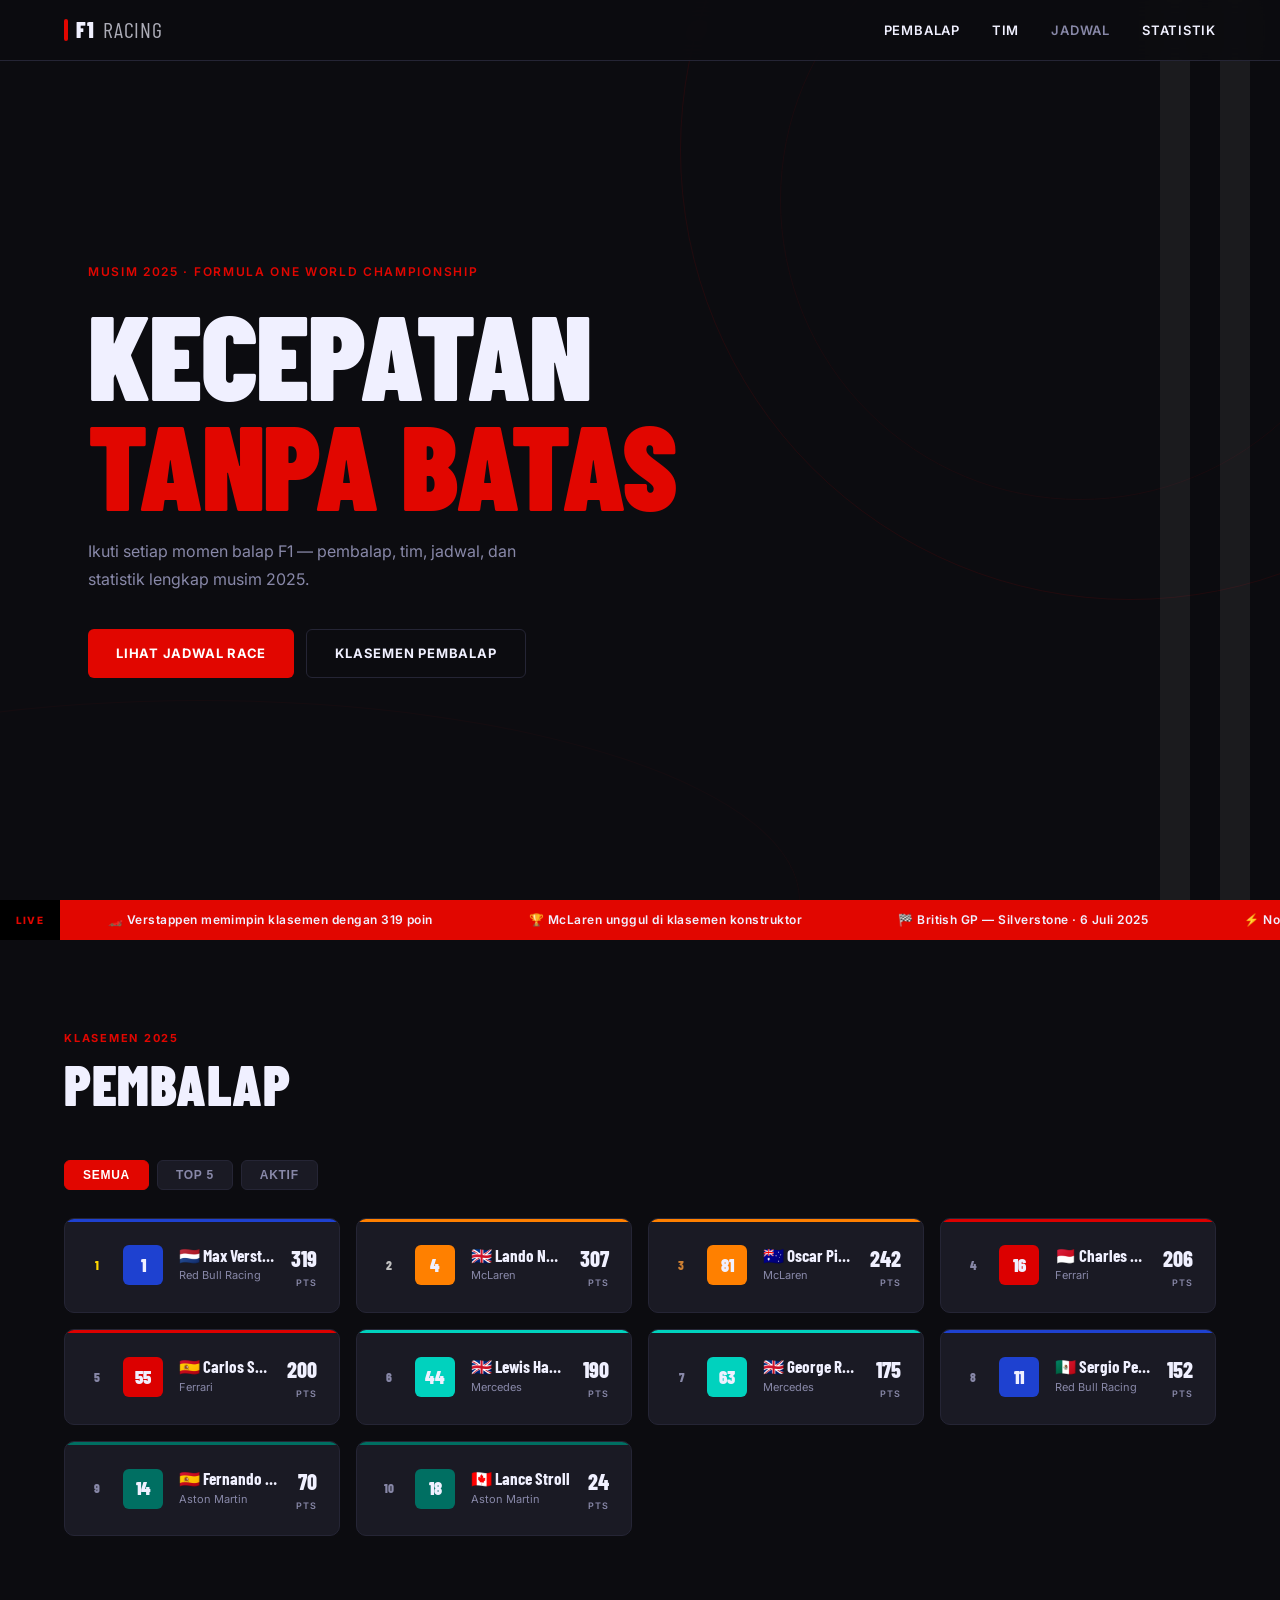
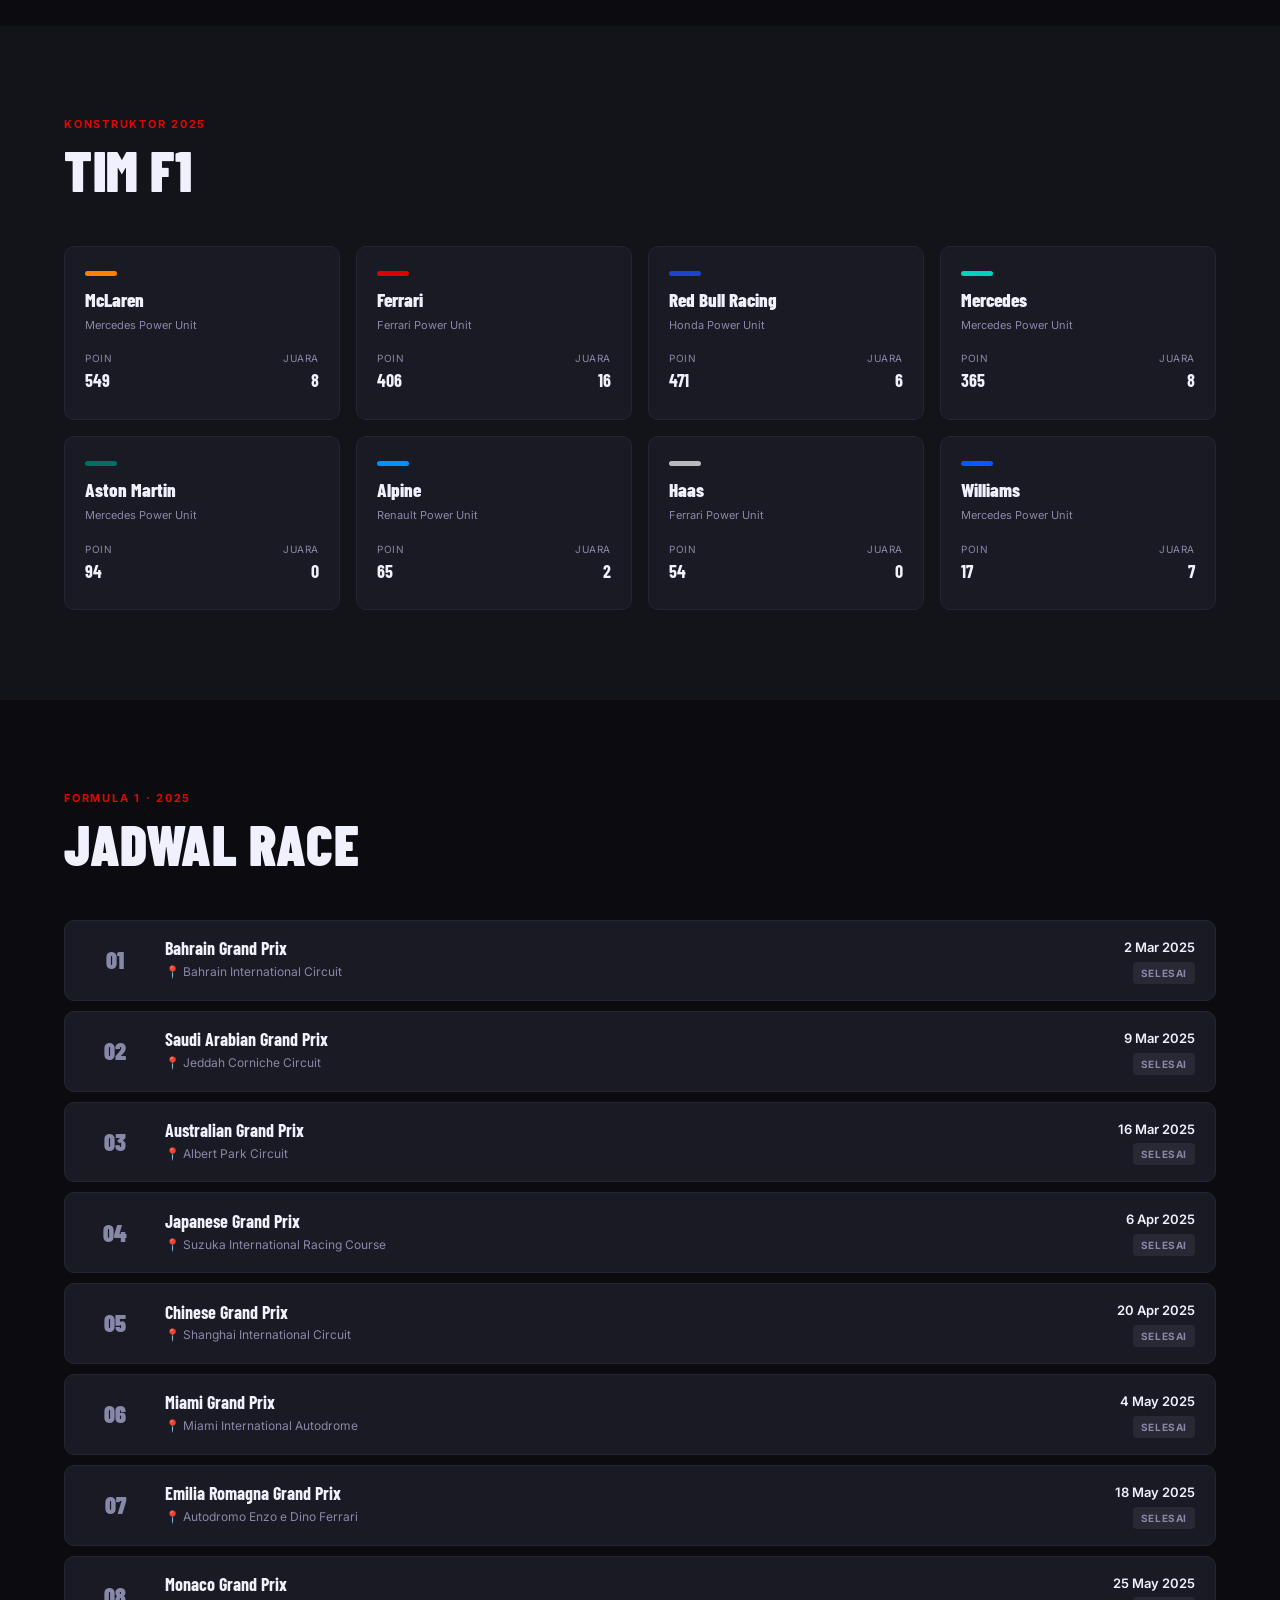
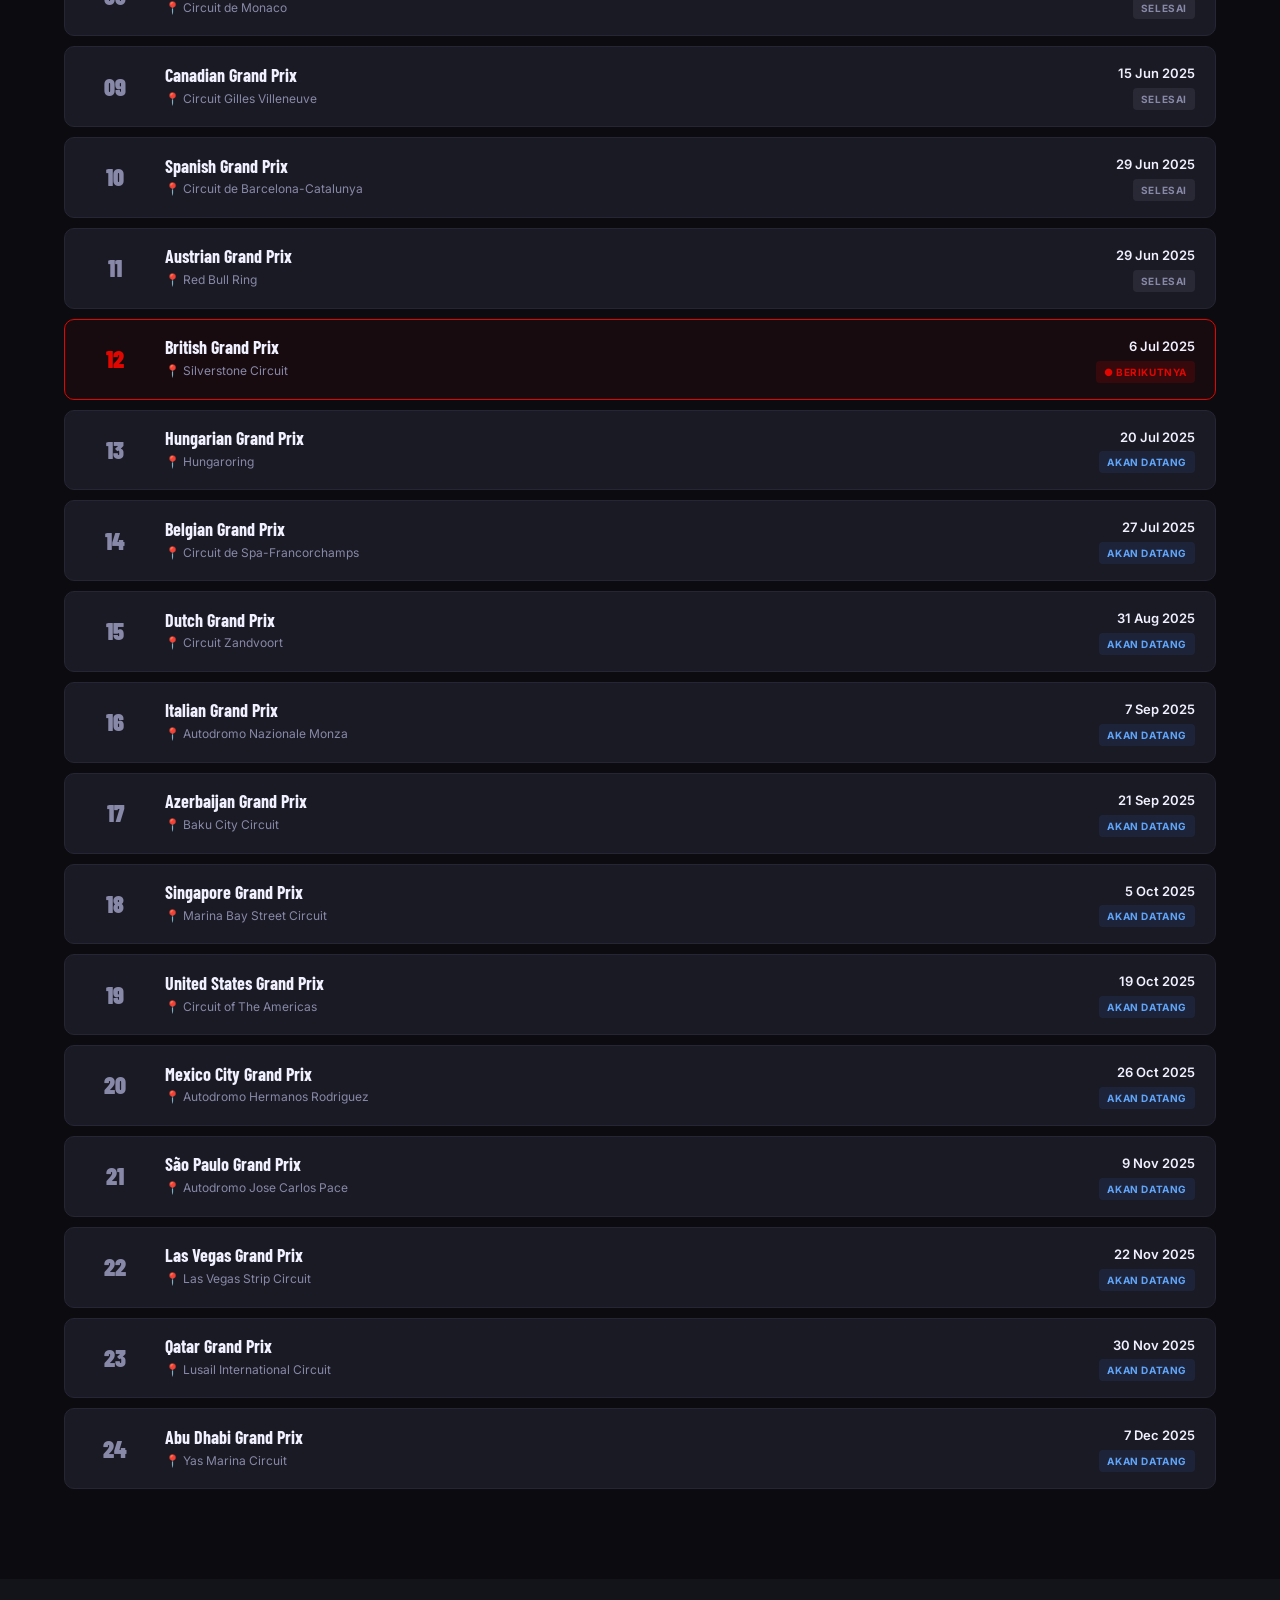
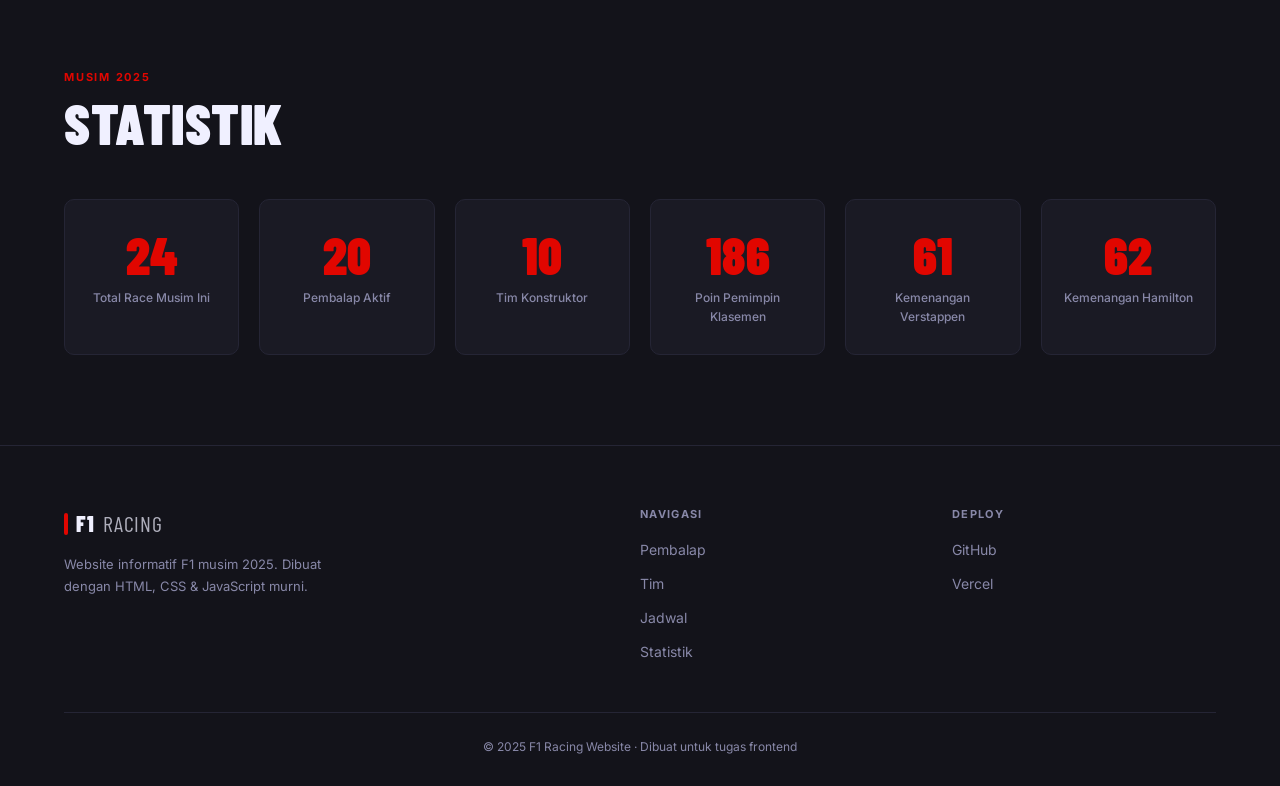
<file: index.html>
<!DOCTYPE html>
<html lang="id">
<head>
  <meta charset="UTF-8" />
  <meta name="viewport" content="width=device-width, initial-scale=1.0" />
  <title>F1 Racing 2025</title>
  <link rel="stylesheet" href="style.css" />
  <link rel="preconnect" href="https://fonts.googleapis.com" />
  <link href="https://fonts.googleapis.com/css2?family=Barlow+Condensed:wght@400;700;800;900&family=Inter:wght@400;500;600&display=swap" rel="stylesheet" />
</head>
<body>

  <!-- ─── NAV ─── -->
  <nav class="nav">
    <div class="nav-inner">
      <a href="#" class="nav-logo">
        <span class="logo-bar"></span>F1<span class="logo-thin"> RACING</span>
      </a>
      <ul class="nav-links" id="navLinks">
        <li><a href="#drivers">Pembalap</a></li>
        <li><a href="#teams">Tim</a></li>
        <li><a href="#schedule">Jadwal</a></li>
        <li><a href="#stats">Statistik</a></li>
      </ul>
      <button class="hamburger" id="hamburger" aria-label="Menu">
        <span></span><span></span><span></span>
      </button>
    </div>
  </nav>

  <!-- ─── HERO ─── -->
  <header class="hero">
    <div class="hero-bg">
      <div class="track-line t1"></div>
      <div class="track-line t2"></div>
      <div class="track-line t3"></div>
    </div>
    <div class="hero-content">
      <p class="hero-eyebrow">Musim 2025 · Formula One World Championship</p>
      <h1 class="hero-title">
        KECEPATAN<br />
        <span class="hero-accent">TANPA BATAS</span>
      </h1>
      <p class="hero-sub">Ikuti setiap momen balap F1 — pembalap, tim, jadwal, dan statistik lengkap musim 2025.</p>
      <div class="hero-cta">
        <a href="#schedule" class="btn btn-red">Lihat Jadwal Race</a>
        <a href="#drivers" class="btn btn-ghost">Klasemen Pembalap</a>
      </div>
    </div>
    <div class="hero-flag">
      <div class="flag-stripe w"></div>
      <div class="flag-stripe b"></div>
      <div class="flag-stripe w"></div>
      <div class="flag-stripe b"></div>
      <div class="flag-stripe w"></div>
      <div class="flag-stripe b"></div>
      <div class="flag-stripe w"></div>
      <div class="flag-stripe b"></div>
    </div>
  </header>

  <!-- ─── LIVE TICKER ─── -->
  <div class="ticker">
    <div class="ticker-label">LIVE</div>
    <div class="ticker-track">
      <div class="ticker-inner" id="tickerInner">
        <span>🏎️ Verstappen memimpin klasemen dengan 319 poin</span>
        <span>🏆 McLaren unggul di klasemen konstruktor</span>
        <span>🏁 British GP — Silverstone · 6 Juli 2025</span>
        <span>⚡ Norris fastest lap di Monaco GP</span>
        <span>📍 Round berikutnya: Belgian GP · Spa-Francorchamps</span>
        <span>🔴 Ferrari membawa upgrade besar untuk British GP</span>
        <span>🏎️ Verstappen memimpin klasemen dengan 319 poin</span>
        <span>🏆 McLaren unggul di klasemen konstruktor</span>
        <span>🏁 British GP — Silverstone · 6 Juli 2025</span>
        <span>⚡ Norris fastest lap di Monaco GP</span>
      </div>
    </div>
  </div>

  <!-- ─── DRIVERS ─── -->
  <section class="section" id="drivers">
    <div class="container">
      <div class="section-header">
        <span class="section-eyebrow">Klasemen 2025</span>
        <h2 class="section-title">PEMBALAP</h2>
      </div>

      <div class="filter-bar">
        <button class="filter-btn active" data-filter="all">Semua</button>
        <button class="filter-btn" data-filter="top5">Top 5</button>
        <button class="filter-btn" data-filter="active">Aktif</button>
      </div>

      <div class="drivers-grid" id="driversGrid"></div>
    </div>
  </section>

  <!-- ─── TEAMS ─── -->
  <section class="section section-dark" id="teams">
    <div class="container">
      <div class="section-header">
        <span class="section-eyebrow">Konstruktor 2025</span>
        <h2 class="section-title">TIM F1</h2>
      </div>
      <div class="teams-grid" id="teamsGrid"></div>
    </div>
  </section>

  <!-- ─── SCHEDULE ─── -->
  <section class="section" id="schedule">
    <div class="container">
      <div class="section-header">
        <span class="section-eyebrow">Formula 1 · 2025</span>
        <h2 class="section-title">JADWAL RACE</h2>
      </div>
      <div class="schedule-list" id="scheduleList"></div>
    </div>
  </section>

  <!-- ─── STATS ─── -->
  <section class="section section-dark" id="stats">
    <div class="container">
      <div class="section-header">
        <span class="section-eyebrow">Musim 2025</span>
        <h2 class="section-title">STATISTIK</h2>
      </div>
      <div class="stats-grid">
        <div class="stat-block">
          <div class="stat-num" data-target="24">0</div>
          <div class="stat-desc">Total Race Musim Ini</div>
        </div>
        <div class="stat-block">
          <div class="stat-num" data-target="20">0</div>
          <div class="stat-desc">Pembalap Aktif</div>
        </div>
        <div class="stat-block">
          <div class="stat-num" data-target="10">0</div>
          <div class="stat-desc">Tim Konstruktor</div>
        </div>
        <div class="stat-block">
          <div class="stat-num" data-target="319">0</div>
          <div class="stat-desc">Poin Pemimpin Klasemen</div>
        </div>
        <div class="stat-block">
          <div class="stat-num" data-target="61">0</div>
          <div class="stat-desc">Kemenangan Verstappen</div>
        </div>
        <div class="stat-block">
          <div class="stat-num" data-target="103">0</div>
          <div class="stat-desc">Kemenangan Hamilton</div>
        </div>
      </div>
    </div>
  </section>

  <!-- ─── FOOTER ─── -->
  <footer class="footer">
    <div class="container">
      <div class="footer-top">
        <div class="footer-brand">
          <span class="nav-logo"><span class="logo-bar"></span>F1<span class="logo-thin"> RACING</span></span>
          <p>Website informatif F1 musim 2025. Dibuat dengan HTML, CSS &amp; JavaScript murni.</p>
        </div>
        <div class="footer-links">
          <h4>Navigasi</h4>
          <ul>
            <li><a href="#drivers">Pembalap</a></li>
            <li><a href="#teams">Tim</a></li>
            <li><a href="#schedule">Jadwal</a></li>
            <li><a href="#stats">Statistik</a></li>
          </ul>
        </div>
        <div class="footer-links">
          <h4>Deploy</h4>
          <ul>
            <li><a href="https://github.com" target="_blank">GitHub</a></li>
            <li><a href="https://vercel.com" target="_blank">Vercel</a></li>
          </ul>
        </div>
      </div>
      <div class="footer-bottom">
        <p>&copy; 2025 F1 Racing Website · Dibuat untuk tugas frontend</p>
      </div>
    </div>
  </footer>

  <script src="app.js"></script>
</body>
</html>
</file>
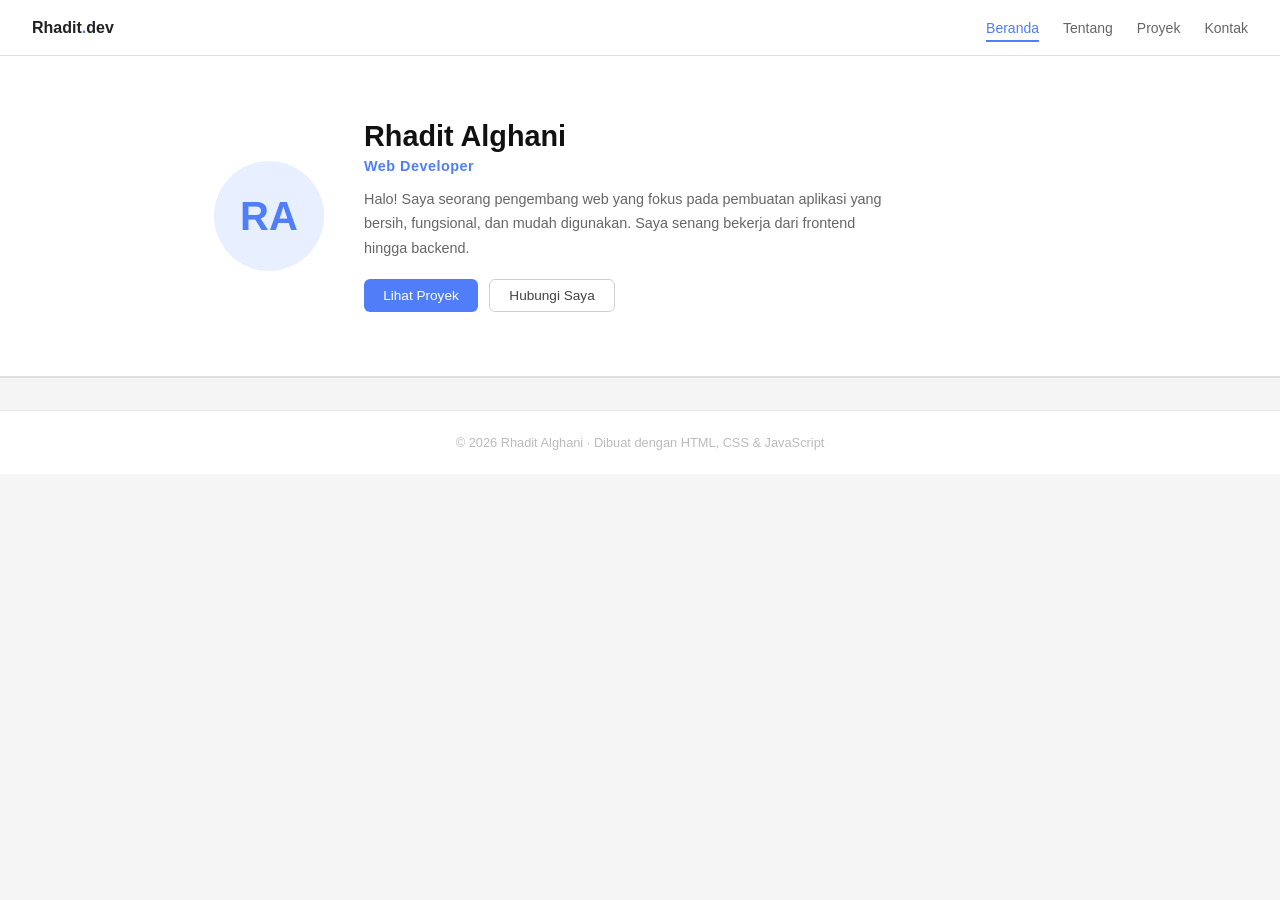
<file: RhaditAlghani.html>
<!DOCTYPE html>
<html lang="id">
<head>
<meta charset="UTF-8">
<meta name="viewport" content="width=device-width, initial-scale=1.0">
<title>Portofolio - Rhadit Alghani</title>
<style>
  * { margin: 0; padding: 0; box-sizing: border-box; }

  body {
    font-family: 'Segoe UI', sans-serif;
    background: #f5f5f5;
    color: #333;
    font-size: 15px;
  }

  /* NAV */
  nav {
    background: #fff;
    border-bottom: 1px solid #e0e0e0;
    position: sticky; top: 0; z-index: 100;
    padding: 0 2rem;
    display: flex; align-items: center; justify-content: space-between;
    height: 56px;
  }

  .nav-brand { font-weight: 700; font-size: 1rem; color: #222; }
  .nav-brand span { color: #4f7ef8; }

  .nav-links { display: flex; gap: 1.5rem; list-style: none; }
  .nav-links a {
    text-decoration: none; color: #666; font-size: 0.875rem;
    cursor: pointer; padding: 4px 0;
    border-bottom: 2px solid transparent;
    transition: color 0.15s, border-color 0.15s;
  }
  .nav-links a:hover, .nav-links a.active { color: #4f7ef8; border-color: #4f7ef8; }

  /* SECTIONS */
  .section { display: none; }
  .section.active { display: block; }

  .container { max-width: 900px; margin: 0 auto; padding: 2.5rem 1.5rem; }

  /* HERO */
  #hero {
    background: #fff;
    border-bottom: 1px solid #e0e0e0;
  }
  #hero .container {
    display: flex; align-items: center; gap: 2.5rem;
    padding: 4rem 1.5rem;
  }

  .avatar {
    width: 110px; height: 110px; border-radius: 50%;
    background: #e8effe;
    display: flex; align-items: center; justify-content: center;
    font-size: 2.5rem; font-weight: 700; color: #4f7ef8;
    flex-shrink: 0;
  }

  .hero-text h1 { font-size: 1.8rem; font-weight: 700; color: #111; margin-bottom: 0.3rem; }
  .hero-text .subtitle { color: #4f7ef8; font-size: 0.9rem; font-weight: 600; margin-bottom: 0.8rem; letter-spacing: 0.5px; }
  .hero-text p { color: #666; line-height: 1.7; font-size: 0.9rem; max-width: 520px; }

  .hero-btns { margin-top: 1.2rem; display: flex; gap: 0.7rem; flex-wrap: wrap; }

  .btn {
    padding: 0.5rem 1.2rem; font-size: 0.85rem;
    border-radius: 6px; cursor: pointer; border: none;
    font-family: inherit; transition: opacity 0.15s;
  }
  .btn:hover { opacity: 0.85; }
  .btn-primary { background: #4f7ef8; color: #fff; }
  .btn-outline { background: transparent; border: 1px solid #d0d0d0; color: #444; }
  .btn-outline:hover { border-color: #999; opacity: 1; }

  /* PAGE TITLE */
  .page-title { font-size: 1.3rem; font-weight: 700; color: #111; margin-bottom: 0.3rem; }
  .page-sub { color: #999; font-size: 0.85rem; margin-bottom: 2rem; }
  .divider { height: 1px; background: #e8e8e8; margin: 2rem 0; }

  /* ABOUT */
  .about-grid { display: grid; grid-template-columns: 1fr 1fr; gap: 2rem; }
  @media(max-width:600px) { .about-grid { grid-template-columns: 1fr; } #hero .container { flex-direction: column; text-align: center; } .hero-btns { justify-content: center; } }

  .info-card {
    background: #fff; border: 1px solid #e8e8e8;
    border-radius: 8px; padding: 1.2rem 1.4rem;
  }
  .info-card h3 { font-size: 0.8rem; text-transform: uppercase; letter-spacing: 1px; color: #999; margin-bottom: 1rem; }

  .info-row { display: flex; justify-content: space-between; padding: 0.5rem 0; border-bottom: 1px solid #f0f0f0; font-size: 0.875rem; }
  .info-row:last-child { border-bottom: none; }
  .info-row .label { color: #888; }
  .info-row .value { color: #222; font-weight: 500; }

  .skill-item { margin-bottom: 0.9rem; }
  .skill-top { display: flex; justify-content: space-between; font-size: 0.82rem; margin-bottom: 0.3rem; color: #555; }
  .skill-bar { height: 5px; background: #eee; border-radius: 99px; overflow: hidden; }
  .skill-fill { height: 100%; background: #4f7ef8; border-radius: 99px; transition: width 1s ease; }

  .stats-row { display: grid; grid-template-columns: repeat(4,1fr); gap: 1rem; margin-top: 1.5rem; }
  @media(max-width:500px) { .stats-row { grid-template-columns: repeat(2,1fr); } }
  .stat-box { background: #fff; border: 1px solid #e8e8e8; border-radius: 8px; padding: 1rem; text-align: center; }
  .stat-num { font-size: 1.5rem; font-weight: 700; color: #4f7ef8; }
  .stat-lbl { font-size: 0.72rem; color: #999; margin-top: 0.2rem; }

  /* PROJECTS (CRUD) */
  .proj-toolbar {
    display: flex; justify-content: space-between; align-items: center;
    gap: 1rem; flex-wrap: wrap; margin-bottom: 1.5rem;
  }

  .search-row { display: flex; gap: 0.6rem; flex-wrap: wrap; }

  input[type=text], input[type=email], select, textarea {
    border: 1px solid #d8d8d8; border-radius: 6px;
    padding: 0.45rem 0.8rem; font-size: 0.85rem; font-family: inherit;
    outline: none; background: #fff; color: #333;
    transition: border-color 0.15s;
  }
  input[type=text]:focus, input[type=email]:focus, select:focus, textarea:focus { border-color: #4f7ef8; }
  textarea { resize: vertical; }

  .proj-grid { display: grid; grid-template-columns: repeat(auto-fill,minmax(260px,1fr)); gap: 1.2rem; }

  .proj-card {
    background: #fff; border: 1px solid #e8e8e8;
    border-radius: 8px; padding: 1.2rem;
    transition: box-shadow 0.15s;
  }
  .proj-card:hover { box-shadow: 0 4px 16px rgba(0,0,0,0.07); }

  .proj-card-top { display: flex; justify-content: space-between; align-items: flex-start; margin-bottom: 0.6rem; }
  .proj-name { font-weight: 600; color: #111; font-size: 0.95rem; }
  .status-badge {
    font-size: 0.68rem; padding: 0.15rem 0.55rem;
    border-radius: 99px; font-weight: 600; white-space: nowrap;
  }
  .s-COMPLETED { background: #e6f4ea; color: #2d7a3a; }
  .s-ACTIVE { background: #e8f0fe; color: #1a56d6; }
  .s-IN_PROGRESS { background: #fff4e0; color: #a35c00; }
  .s-ARCHIVED { background: #f0f0f0; color: #777; }

  .proj-desc { color: #777; font-size: 0.82rem; line-height: 1.6; margin-bottom: 0.8rem; }
  .tag-list { display: flex; flex-wrap: wrap; gap: 0.4rem; margin-bottom: 0.9rem; }
  .tag {
    font-size: 0.7rem; padding: 0.15rem 0.55rem;
    background: #f0f4ff; color: #4f7ef8;
    border-radius: 4px;
  }
  .card-btns { display: flex; gap: 0.5rem; }
  .btn-xs {
    padding: 0.3rem 0.7rem; font-size: 0.75rem; border-radius: 5px;
    cursor: pointer; border: 1px solid; font-family: inherit; transition: opacity 0.15s;
  }
  .btn-xs:hover { opacity: 0.75; }
  .btn-edit { border-color: #f0a500; color: #f0a500; background: transparent; }
  .btn-del  { border-color: #e74c3c; color: #e74c3c; background: transparent; }
  .btn-view { border-color: #4f7ef8; color: #4f7ef8; background: transparent; }

  .empty-state { text-align: center; padding: 3rem; color: #bbb; grid-column: 1/-1; }
  .empty-icon { font-size: 2.5rem; margin-bottom: 0.7rem; }
  .empty-txt { font-size: 0.9rem; }

  /* MODAL */
  .overlay {
    display: none; position: fixed; inset: 0;
    background: rgba(0,0,0,0.35); z-index: 500;
    align-items: center; justify-content: center; padding: 1rem;
  }
  .overlay.open { display: flex; }

  .modal {
    background: #fff; border-radius: 10px;
    width: 100%; max-width: 500px; max-height: 90vh;
    overflow-y: auto; box-shadow: 0 8px 40px rgba(0,0,0,0.15);
  }

  .modal-head {
    padding: 1.2rem 1.4rem; border-bottom: 1px solid #eee;
    display: flex; justify-content: space-between; align-items: center;
  }
  .modal-head h3 { font-size: 1rem; font-weight: 600; color: #111; }
  .modal-close { background: none; border: none; font-size: 1.2rem; cursor: pointer; color: #999; line-height: 1; }
  .modal-close:hover { color: #333; }

  .modal-body { padding: 1.4rem; }
  .form-group { margin-bottom: 1rem; }
  .form-label { display: block; font-size: 0.8rem; color: #666; margin-bottom: 0.3rem; font-weight: 500; }
  .form-control { width: 100%; }

  .modal-foot {
    padding: 1rem 1.4rem; border-top: 1px solid #eee;
    display: flex; justify-content: flex-end; gap: 0.6rem;
  }

  /* CONTACT */
  .contact-grid { display: grid; grid-template-columns: 1fr 1fr; gap: 2rem; }
  @media(max-width:650px) { .contact-grid { grid-template-columns: 1fr; } }

  .contact-info-item {
    display: flex; align-items: center; gap: 0.9rem;
    padding: 0.9rem; border: 1px solid #e8e8e8;
    border-radius: 8px; margin-bottom: 0.8rem; background: #fff;
  }
  .ci-icon { font-size: 1.2rem; width: 32px; text-align: center; }
  .ci-label { font-size: 0.72rem; color: #999; }
  .ci-val { font-size: 0.88rem; color: #333; font-weight: 500; }

  .msg-card {
    background: #fff; border: 1px solid #e8e8e8;
    border-radius: 8px; padding: 1rem; margin-top: 0.8rem;
  }
  .msg-head { display: flex; justify-content: space-between; margin-bottom: 0.3rem; }
  .msg-name { font-weight: 600; font-size: 0.9rem; color: #111; }
  .msg-time { font-size: 0.72rem; color: #bbb; }
  .msg-email { font-size: 0.75rem; color: #999; margin-bottom: 0.4rem; }
  .msg-text { font-size: 0.85rem; color: #555; line-height: 1.6; }

  /* TOAST */
  .toast-wrap { position: fixed; bottom: 1.5rem; right: 1.5rem; z-index: 999; display: flex; flex-direction: column; gap: 0.5rem; }
  .toast {
    background: #fff; border: 1px solid #e0e0e0;
    border-radius: 8px; padding: 0.7rem 1rem;
    font-size: 0.82rem; color: #333;
    box-shadow: 0 4px 16px rgba(0,0,0,0.1);
    display: flex; align-items: center; gap: 0.5rem;
    animation: fadeUp 0.2s ease;
  }
  .toast .ti { font-size: 1rem; }
  .toast.success .ti { color: #2d7a3a; }
  .toast.error .ti { color: #e74c3c; }
  .toast.warn .ti { color: #f0a500; }
  @keyframes fadeUp { from { opacity:0; transform:translateY(8px); } to { opacity:1; transform:translateY(0); } }

  footer {
    text-align: center; padding: 1.5rem;
    font-size: 0.8rem; color: #bbb;
    border-top: 1px solid #e8e8e8;
    background: #fff; margin-top: 2rem;
  }
</style>
</head>
<body>

<!-- NAV -->
<nav>
  <div class="nav-brand">Rhadit<span>.</span>dev</div>
  <ul class="nav-links">
    <li><a onclick="go('hero')" id="n-hero" class="active">Beranda</a></li>
    <li><a onclick="go('about')" id="n-about">Tentang</a></li>
    <li><a onclick="go('projects')" id="n-projects">Proyek</a></li>
    <li><a onclick="go('contact')" id="n-contact">Kontak</a></li>
  </ul>
</nav>

<!-- HERO -->
<section id="hero" class="section active">
  <div id="hero" style="background:#fff;border-bottom:1px solid #e0e0e0">
    <div class="container" style="display:flex;align-items:center;gap:2.5rem;padding:4rem 1.5rem;flex-wrap:wrap">
      <div class="avatar">RA</div>
      <div class="hero-text">
        <h1>Rhadit Alghani</h1>
        <div class="subtitle">Web Developer</div>
        <p>Halo! Saya seorang pengembang web yang fokus pada pembuatan aplikasi yang bersih, fungsional, dan mudah digunakan. Saya senang bekerja dari frontend hingga backend.</p>
        <div class="hero-btns">
          <button class="btn btn-primary" onclick="go('projects')">Lihat Proyek</button>
          <button class="btn btn-outline" onclick="go('contact')">Hubungi Saya</button>
        </div>
      </div>
    </div>
  </div>
</section>

<!-- ABOUT -->
<section id="about" class="section">
  <div class="container">
    <div class="page-title">Tentang Saya</div>
    <div class="page-sub">Sedikit informasi mengenai saya dan kemampuan saya</div>

    <div class="about-grid">
      <div class="info-card">
        <h3>Informasi Pribadi</h3>
        <div class="info-row"><span class="label">Nama</span><span class="value">Rhadit Alghani</span></div>
        <div class="info-row"><span class="label">Usia</span><span class="value">20 tahun</span></div>
        <div class="info-row"><span class="label">Pendidikan</span><span class="value">S1 Informatika</span></div>
        <div class="info-row"><span class="label">Lokasi</span><span class="value">Indonesia</span></div>
        <div class="info-row"><span class="label">Status</span><span class="value" style="color:#2d7a3a">Tersedia</span></div>
      </div>
      <div class="info-card">
        <h3>Skill Teknis</h3>
        <div id="skills-container"></div>
      </div>
    </div>

    <div class="stats-row">
      <div class="stat-box"><div class="stat-num">3+</div><div class="stat-lbl">Tahun Pengalaman</div></div>
      <div class="stat-box"><div class="stat-num">24</div><div class="stat-lbl">Proyek Selesai</div></div>
      <div class="stat-box"><div class="stat-num">12</div><div class="stat-lbl">Klien</div></div>
      <div class="stat-box"><div class="stat-num">5⭐</div><div class="stat-lbl">Rating Rata-rata</div></div>
    </div>
  </div>
</section>

<!-- PROJECTS (CRUD) -->
<section id="projects" class="section">
  <div class="container">
    <div class="page-title">Proyek Saya</div>
    <div class="page-sub">Kumpulan proyek yang pernah saya kerjakan</div>

    <div class="proj-toolbar">
      <div class="search-row">
        <input type="text" id="search" placeholder="Cari proyek..." style="width:200px" oninput="renderProjects()">
        <select id="filterTag" onchange="renderProjects()">
          <option value="">Semua Tag</option>
        </select>
        <select id="filterStatus" onchange="renderProjects()">
          <option value="">Semua Status</option>
          <option value="ACTIVE">Aktif</option>
          <option value="COMPLETED">Selesai</option>
          <option value="IN_PROGRESS">Proses</option>
          <option value="ARCHIVED">Arsip</option>
        </select>
      </div>
      <button class="btn btn-primary" onclick="openModal()">+ Tambah Proyek</button>
    </div>

    <div class="proj-grid" id="proj-grid"></div>
  </div>
</section>

<!-- CONTACT -->
<section id="contact" class="section">
  <div class="container">
    <div class="page-title">Hubungi Saya</div>
    <div class="page-sub">Kirim pesan dan saya akan membalas dalam 24 jam</div>
    <div class="contact-grid">
      <div>
        <div class="info-card">
          <h3>Kirim Pesan</h3>
          <div class="form-group" style="margin-top:0.5rem">
            <label class="form-label">Nama</label>
            <input type="text" class="form-control" id="c-name" placeholder="Nama lengkap">
          </div>
          <div class="form-group">
            <label class="form-label">Email</label>
            <input type="email" class="form-control" id="c-email" placeholder="email@contoh.com">
          </div>
          <div class="form-group">
            <label class="form-label">Pesan</label>
            <textarea class="form-control" id="c-msg" rows="4" placeholder="Tulis pesan Anda..."></textarea>
          </div>
          <button class="btn btn-primary" style="width:100%" onclick="sendMsg()">Kirim Pesan</button>
        </div>

        <div id="msg-section" style="display:none;margin-top:1.5rem">
          <div style="font-size:0.8rem;font-weight:600;color:#999;text-transform:uppercase;letter-spacing:1px;margin-bottom:0.8rem">Pesan Masuk</div>
          <div id="msg-list"></div>
        </div>
      </div>

      <div>
        <div class="info-card" style="margin-bottom:1.2rem">
          <h3>Info Kontak</h3>
          <div class="contact-info-item" style="margin-top:0.5rem">
            <div class="ci-icon">📧</div>
            <div><div class="ci-label">Email</div><div class="ci-val">alex@devportfolio.id</div></div>
          </div>
          <div class="contact-info-item">
            <div class="ci-icon">💼</div>
            <div><div class="ci-label">LinkedIn</div><div class="ci-val">/in/alexmahendra</div></div>
          </div>
          <div class="contact-info-item">
            <div class="ci-icon">🐙</div>
            <div><div class="ci-label">GitHub</div><div class="ci-val">github.com/alexmhdr</div></div>
          </div>
          <div class="contact-info-item" style="margin-bottom:0">
            <div class="ci-icon">📍</div>
            <div><div class="ci-label">Lokasi</div><div class="ci-val">Indonesia</div></div>
          </div>
        </div>
        <div class="info-card">
          <h3>Ketersediaan</h3>
          <div style="margin-top:0.5rem;display:flex;flex-direction:column;gap:0.5rem;font-size:0.85rem;color:#555">
            <div>✅ Terbuka untuk freelance</div>
            <div>✅ Kerja remote</div>
            <div>✅ Proyek part-time</div>
            <div style="margin-top:0.5rem;color:#999;font-size:0.8rem">Waktu respons: &lt; 24 jam</div>
          </div>
        </div>
      </div>
    </div>
  </div>
</section>

<!-- MODAL TAMBAH/EDIT -->
<div class="overlay" id="modal-overlay" onclick="closeBg(event,'modal-overlay')">
  <div class="modal">
    <div class="modal-head">
      <h3 id="modal-title">Tambah Proyek</h3>
      <button class="modal-close" onclick="closeModal()">✕</button>
    </div>
    <div class="modal-body">
      <input type="hidden" id="edit-id">
      <div class="form-group">
        <label class="form-label">Nama Proyek *</label>
        <input type="text" class="form-control" id="f-name" placeholder="Nama proyek">
      </div>
      <div class="form-group">
        <label class="form-label">Deskripsi *</label>
        <textarea class="form-control" id="f-desc" rows="3" placeholder="Deskripsi singkat proyek..."></textarea>
      </div>
      <div class="form-group">
        <label class="form-label">Tag Teknologi (pisahkan dengan koma)</label>
        <input type="text" class="form-control" id="f-tags" placeholder="React, Node.js, MongoDB">
      </div>
      <div class="form-group">
        <label class="form-label">Status</label>
        <select class="form-control" id="f-status">
          <option value="ACTIVE">Aktif</option>
          <option value="COMPLETED">Selesai</option>
          <option value="IN_PROGRESS">Sedang Dikerjakan</option>
          <option value="ARCHIVED">Diarsipkan</option>
        </select>
      </div>
      <div class="form-group">
        <label class="form-label">URL GitHub (opsional)</label>
        <input type="text" class="form-control" id="f-url" placeholder="https://github.com/...">
      </div>
    </div>
    <div class="modal-foot">
      <button class="btn btn-outline" onclick="closeModal()">Batal</button>
      <button class="btn btn-primary" onclick="saveProject()">Simpan</button>
    </div>
  </div>
</div>

<!-- MODAL DETAIL -->
<div class="overlay" id="view-overlay" onclick="closeBg(event,'view-overlay')">
  <div class="modal">
    <div class="modal-head">
      <h3 id="view-title">Detail Proyek</h3>
      <button class="modal-close" onclick="closeView()">✕</button>
    </div>
    <div class="modal-body" id="view-body"></div>
    <div class="modal-foot">
      <button class="btn btn-outline" onclick="closeView()">Tutup</button>
    </div>
  </div>
</div>

<!-- TOAST -->
<div class="toast-wrap" id="toast-wrap"></div>

<footer>© 2026 Rhadit Alghani · Dibuat dengan HTML, CSS & JavaScript</footer>

<script>
/* ===== DATA ===== */
let projects = [
  { id:1, name:"Platform E-Commerce", desc:"Aplikasi belanja online dengan keranjang, pembayaran, dan manajemen inventori.", tags:["React","Node.js","MongoDB"], status:"COMPLETED", url:"https://github.com", date:"2024-03-15" },
  { id:2, name:"API Manajemen Tugas", desc:"REST API untuk manajemen tugas tim dengan JWT auth dan notifikasi email.", tags:["Express","PostgreSQL","Docker"], status:"ACTIVE", url:"https://github.com", date:"2024-06-20" },
  { id:3, name:"Dashboard IoT", desc:"Dashboard monitoring sensor secara real-time dengan grafik interaktif.", tags:["Vue.js","Python","MQTT"], status:"IN_PROGRESS", url:"", date:"2025-01-10" },
  { id:4, name:"Aplikasi Chat", desc:"Chat real-time dengan enkripsi end-to-end dan pengiriman file.", tags:["Socket.io","React","Redis"], status:"COMPLETED", url:"https://github.com", date:"2023-11-05" }
];
let messages = [];
let nextId = 5;

/* ===== NAV ===== */
function go(id) {
  document.querySelectorAll('.section').forEach(s => s.classList.remove('active'));
  document.querySelectorAll('.nav-links a').forEach(a => a.classList.remove('active'));
  document.getElementById(id).classList.add('active');
  document.getElementById('n-'+id).classList.add('active');
  window.scrollTo(0,0);
  if (id==='projects') { renderProjects(); buildFilterOptions(); }
  if (id==='about') animateSkills();
}

/* ===== SKILLS ===== */
const skills = [
  {name:'JavaScript',val:90},{name:'React / Vue.js',val:85},
  {name:'Node.js / Express',val:82},{name:'Python',val:72},
  {name:'PostgreSQL / MongoDB',val:78},{name:'Docker',val:65}
];
let skillsRendered = false;
function animateSkills() {
  if (skillsRendered) return;
  skillsRendered = true;
  const c = document.getElementById('skills-container');
  c.innerHTML = skills.map(s => `
    <div class="skill-item">
      <div class="skill-top"><span>${s.name}</span><span>${s.val}%</span></div>
      <div class="skill-bar"><div class="skill-fill" id="sf${s.name.replace(/\W/g,'')}" style="width:0"></div></div>
    </div>`).join('');
  setTimeout(() => skills.forEach(s => {
    const el = document.getElementById('sf'+s.name.replace(/\W/g,''));
    if(el) el.style.width = s.val+'%';
  }), 100);
}

/* ===== PROJECTS ===== */
const statusLabel = { ACTIVE:'Aktif', COMPLETED:'Selesai', IN_PROGRESS:'Proses', ARCHIVED:'Arsip' };

function renderProjects() {
  const q = document.getElementById('search').value.toLowerCase();
  const ft = document.getElementById('filterTag').value;
  const fs = document.getElementById('filterStatus').value;
  const grid = document.getElementById('proj-grid');

  const list = projects.filter(p =>
    (!q || p.name.toLowerCase().includes(q) || p.desc.toLowerCase().includes(q) || p.tags.some(t=>t.toLowerCase().includes(q))) &&
    (!ft || p.tags.includes(ft)) &&
    (!fs || p.status === fs)
  );

  if (!list.length) {
    grid.innerHTML = `<div class="empty-state"><div class="empty-icon">📂</div><div class="empty-txt">Tidak ada proyek ditemukan.</div></div>`;
    return;
  }

  grid.innerHTML = list.map(p => `
    <div class="proj-card">
      <div class="proj-card-top">
        <div class="proj-name">${esc(p.name)}</div>
        <span class="status-badge s-${p.status}">${statusLabel[p.status]||p.status}</span>
      </div>
      <div class="proj-desc">${esc(p.desc)}</div>
      <div class="tag-list">${p.tags.map(t=>`<span class="tag">${esc(t)}</span>`).join('')}</div>
      <div class="card-btns">
        <button class="btn-xs btn-view" onclick="viewProject(${p.id})">Detail</button>
        <button class="btn-xs btn-edit" onclick="editProject(${p.id})">Edit</button>
        <button class="btn-xs btn-del"  onclick="delProject(${p.id})">Hapus</button>
      </div>
    </div>`).join('');
}

function buildFilterOptions() {
  const sel = document.getElementById('filterTag');
  const cur = sel.value;
  const tags = [...new Set(projects.flatMap(p=>p.tags))].sort();
  sel.innerHTML = '<option value="">Semua Tag</option>' + tags.map(t=>`<option${t===cur?' selected':''}>${esc(t)}</option>`).join('');
}

/* ===== MODAL ===== */
function openModal(p) {
  document.getElementById('edit-id').value = '';
  document.getElementById('f-name').value = '';
  document.getElementById('f-desc').value = '';
  document.getElementById('f-tags').value = '';
  document.getElementById('f-status').value = 'ACTIVE';
  document.getElementById('f-url').value = '';
  document.getElementById('modal-title').textContent = 'Tambah Proyek';
  if (p) {
    document.getElementById('edit-id').value = p.id;
    document.getElementById('f-name').value = p.name;
    document.getElementById('f-desc').value = p.desc;
    document.getElementById('f-tags').value = p.tags.join(', ');
    document.getElementById('f-status').value = p.status;
    document.getElementById('f-url').value = p.url||'';
    document.getElementById('modal-title').textContent = 'Edit Proyek';
  }
  document.getElementById('modal-overlay').classList.add('open');
}
function closeModal() { document.getElementById('modal-overlay').classList.remove('open'); }

function saveProject() {
  const name = document.getElementById('f-name').value.trim();
  const desc = document.getElementById('f-desc').value.trim();
  const tags = document.getElementById('f-tags').value.split(',').map(t=>t.trim()).filter(Boolean);
  const status = document.getElementById('f-status').value;
  const url = document.getElementById('f-url').value.trim();
  const editId = document.getElementById('edit-id').value;
  if (!name||!desc) { toast('Nama dan deskripsi wajib diisi!','error'); return; }
  if (editId) {
    const i = projects.findIndex(p=>p.id==editId);
    if(i>-1) projects[i]={...projects[i],name,desc,tags,status,url};
    toast('Proyek berhasil diperbarui!','success');
  } else {
    projects.unshift({id:nextId++,name,desc,tags,status,url,date:new Date().toISOString().slice(0,10)});
    toast('Proyek berhasil ditambahkan!','success');
  }
  closeModal(); renderProjects(); buildFilterOptions();
}

function editProject(id) { const p=projects.find(x=>x.id===id); if(p) openModal(p); }

function delProject(id) {
  const p=projects.find(x=>x.id===id);
  if(!p) return;
  if(!confirm(`Hapus proyek "${p.name}"?`)) return;
  projects=projects.filter(x=>x.id!==id);
  renderProjects(); buildFilterOptions();
  toast('Proyek dihapus.','warn');
}

function viewProject(id) {
  const p=projects.find(x=>x.id===id); if(!p) return;
  document.getElementById('view-title').textContent = p.name;
  document.getElementById('view-body').innerHTML = `
    <div style="display:flex;gap:0.6rem;margin-bottom:1rem;flex-wrap:wrap">
      <span class="status-badge s-${p.status}">${statusLabel[p.status]||p.status}</span>
      ${p.tags.map(t=>`<span class="tag">${esc(t)}</span>`).join('')}
    </div>
    <p style="color:#555;font-size:0.9rem;line-height:1.7;margin-bottom:1rem">${esc(p.desc)}</p>
    <div style="font-size:0.8rem;color:#999;margin-bottom:0.4rem">Tanggal dibuat: ${p.date}</div>
    ${p.url?`<a href="${esc(p.url)}" target="_blank" style="color:#4f7ef8;font-size:0.85rem">🔗 Lihat Repositori</a>`:''}`;
  document.getElementById('view-overlay').classList.add('open');
}
function closeView() { document.getElementById('view-overlay').classList.remove('open'); }
function closeBg(e,id) { if(e.target===e.currentTarget) document.getElementById(id).classList.remove('open'); }

/* ===== CONTACT ===== */
function sendMsg() {
  const name=document.getElementById('c-name').value.trim();
  const email=document.getElementById('c-email').value.trim();
  const msg=document.getElementById('c-msg').value.trim();
  if(!name||!email||!msg){toast('Semua kolom wajib diisi!','error');return;}
  if(!email.includes('@')){toast('Email tidak valid!','error');return;}
  messages.push({name,email,msg,time:new Date().toLocaleTimeString('id-ID',{hour:'2-digit',minute:'2-digit'})});
  document.getElementById('c-name').value='';
  document.getElementById('c-email').value='';
  document.getElementById('c-msg').value='';
  toast('Pesan berhasil dikirim!','success');
  renderMsgs();
}

function renderMsgs() {
  const sec=document.getElementById('msg-section');
  const list=document.getElementById('msg-list');
  if(!messages.length){sec.style.display='none';list.innerHTML='';return;}
  sec.style.display='block';
  list.innerHTML=messages.map((m,i)=>`
    <div class="msg-card">
      <div class="msg-head">
        <span class="msg-name">${esc(m.name)}</span>
        <span class="msg-time">${m.time}</span>
      </div>
      <div class="msg-email">${esc(m.email)}</div>
      <div class="msg-text">${esc(m.msg)}</div>
      <button class="btn-xs btn-del" style="margin-top:0.6rem" onclick="delMsg(${i})">Hapus</button>
    </div>`).join('');
}
function delMsg(i){ messages.splice(i,1); renderMsgs(); toast('Pesan dihapus.','warn'); }

/* ===== TOAST ===== */
const icons = {success:'✓', error:'✕', warn:'⚠'};
function toast(text,type='success') {
  const w=document.getElementById('toast-wrap');
  const t=document.createElement('div');
  t.className=`toast ${type}`;
  t.innerHTML=`<span class="ti">${icons[type]||'ℹ'}</span>${text}`;
  w.appendChild(t);
  setTimeout(()=>t.remove(),3000);
}

/* ===== UTILS ===== */
function esc(s){return String(s||'').replace(/&/g,'&amp;').replace(/</g,'&lt;').replace(/>/g,'&gt;').replace(/"/g,'&quot;');}
</script>
</body>
</html>
</file>
<file: style.css>
/* ─── RESET & BASE ─── */
*, *::before, *::after { box-sizing: border-box; margin: 0; padding: 0; }

:root {
  --red:    #E10600;
  --red-dk: #A00000;
  --bg:     #0C0C10;
  --bg2:    #13131A;
  --card:   #1A1A24;
  --border: #252535;
  --txt:    #F0F0FF;
  --txt2:   #8888A8;
  --gold:   #FFD700;
  --green:  #00D770;

  --f-display: 'Barlow Condensed', sans-serif;
  --f-body:    'Inter', sans-serif;
  --r: 10px;
}

html { scroll-behavior: smooth; }

body {
  font-family: var(--f-body);
  background: var(--bg);
  color: var(--txt);
  font-size: 15px;
  line-height: 1.6;
  overflow-x: hidden;
}

a { color: inherit; text-decoration: none; }
ul { list-style: none; }
img { display: block; max-width: 100%; }

/* ─── NAV ─── */
.nav {
  position: fixed; top: 0; left: 0; right: 0; z-index: 900;
  background: rgba(12,12,16,.92);
  backdrop-filter: blur(12px);
  border-bottom: 1px solid var(--border);
}

.nav-inner {
  max-width: 1200px; margin: auto;
  display: flex; align-items: center; justify-content: space-between;
  padding: 0 24px; height: 60px;
}

.nav-logo {
  font-family: var(--f-display);
  font-size: 22px; font-weight: 900;
  letter-spacing: .04em;
  display: flex; align-items: center; gap: 8px;
}

.logo-bar {
  display: inline-block;
  width: 4px; height: 22px;
  background: var(--red);
  border-radius: 2px;
}

.logo-thin { font-weight: 400; opacity: .7; }

.nav-links {
  display: flex; gap: 32px;
}

.nav-links a {
  font-size: 13px; font-weight: 600;
  letter-spacing: .06em; text-transform: uppercase;
  color: var(--txt2);
  transition: color .15s;
}
.nav-links a:hover { color: var(--txt); }

.hamburger {
  display: none; flex-direction: column; gap: 5px;
  background: none; border: none; cursor: pointer; padding: 4px;
}
.hamburger span {
  display: block; width: 22px; height: 2px;
  background: var(--txt); border-radius: 2px;
  transition: all .2s;
}

/* ─── HERO ─── */
.hero {
  position: relative;
  min-height: 100vh;
  display: flex; align-items: center;
  padding: 100px 24px 60px;
  overflow: hidden;
}

.hero-bg {
  position: absolute; inset: 0;
  pointer-events: none;
}

.track-line {
  position: absolute;
  border-radius: 50%;
  border: 1px solid rgba(225,6,0,.1);
}

.t1 { width: 900px; height: 900px; top: -300px; right: -300px; }
.t2 { width: 600px; height: 600px; top: -100px; right: -100px; border-color: rgba(225,6,0,.06); }
.t3 { width: 1200px; height: 400px; bottom: -200px; left: -400px; border-color: rgba(225,6,0,.04); }

.hero-content {
  position: relative; z-index: 2;
  max-width: 700px;
  margin: 0 auto 0 calc((100vw - 1200px)/2);
  padding-left: 24px;
}

.hero-eyebrow {
  font-size: 12px; font-weight: 600;
  letter-spacing: .14em; text-transform: uppercase;
  color: var(--red); margin-bottom: 16px;
}

.hero-title {
  font-family: var(--f-display);
  font-size: clamp(64px, 10vw, 120px);
  font-weight: 900; line-height: .92;
  letter-spacing: -.01em;
}

.hero-accent {
  color: var(--red);
  -webkit-text-stroke: 0px;
}

.hero-sub {
  margin-top: 20px;
  max-width: 480px;
  color: var(--txt2);
  font-size: 16px;
  line-height: 1.7;
}

.hero-cta {
  display: flex; gap: 12px; flex-wrap: wrap;
  margin-top: 36px;
}

.btn {
  display: inline-flex; align-items: center;
  padding: 13px 28px;
  border-radius: 6px;
  font-size: 13px; font-weight: 700;
  letter-spacing: .06em; text-transform: uppercase;
  cursor: pointer; border: none;
  transition: all .18s;
}

.btn-red   { background: var(--red); color: #fff; }
.btn-red:hover { background: var(--red-dk); transform: translateY(-1px); }

.btn-ghost {
  background: transparent;
  color: var(--txt);
  border: 1px solid var(--border);
}
.btn-ghost:hover { border-color: var(--txt2); background: rgba(255,255,255,.04); }

/* Hero checkered flag */
.hero-flag {
  position: absolute; right: 0; top: 0; bottom: 0;
  width: 120px;
  display: grid;
  grid-template-columns: repeat(4, 1fr);
  opacity: .06;
  pointer-events: none;
}

.flag-stripe { width: 100%; }
.flag-stripe.w { background: #fff; }
.flag-stripe.b { background: #000; }

/* ─── TICKER ─── */
.ticker {
  background: var(--red);
  display: flex; align-items: center;
  height: 40px; overflow: hidden;
}

.ticker-label {
  flex-shrink: 0;
  background: #000;
  color: var(--red);
  font-size: 10px; font-weight: 800;
  letter-spacing: .12em;
  padding: 0 16px;
  height: 100%;
  display: flex; align-items: center;
}

.ticker-track {
  flex: 1; overflow: hidden;
}

.ticker-inner {
  display: flex; gap: 0;
  white-space: nowrap;
  animation: ticker 28s linear infinite;
  font-size: 12px; font-weight: 600;
  letter-spacing: .04em;
}

.ticker-inner span { padding: 0 48px; }

@keyframes ticker {
  from { transform: translateX(0); }
  to   { transform: translateX(-50%); }
}

/* ─── SECTION ─── */
.section { padding: 90px 0; }
.section-dark { background: var(--bg2); }

.container { max-width: 1200px; margin: auto; padding: 0 24px; }

.section-header { margin-bottom: 48px; }

.section-eyebrow {
  display: block;
  font-size: 11px; font-weight: 700;
  letter-spacing: .16em; text-transform: uppercase;
  color: var(--red); margin-bottom: 8px;
}

.section-title {
  font-family: var(--f-display);
  font-size: clamp(36px, 5vw, 56px);
  font-weight: 900;
  letter-spacing: .01em;
  line-height: 1;
}

/* ─── FILTER BAR ─── */
.filter-bar {
  display: flex; gap: 8px; margin-bottom: 28px;
}

.filter-btn {
  background: var(--card);
  border: 1px solid var(--border);
  color: var(--txt2);
  font-size: 12px; font-weight: 600;
  letter-spacing: .06em; text-transform: uppercase;
  padding: 7px 18px; border-radius: 6px;
  cursor: pointer; transition: all .15s;
}

.filter-btn:hover,
.filter-btn.active {
  background: var(--red);
  border-color: var(--red);
  color: #fff;
}

/* ─── DRIVERS GRID ─── */
.drivers-grid {
  display: grid;
  grid-template-columns: repeat(auto-fill, minmax(260px, 1fr));
  gap: 16px;
}

.driver-card {
  background: var(--card);
  border: 1px solid var(--border);
  border-radius: var(--r);
  padding: 22px;
  display: flex; align-items: center; gap: 16px;
  transition: transform .18s, border-color .18s;
  cursor: default;
  position: relative;
  overflow: hidden;
}

.driver-card::before {
  content: '';
  position: absolute; top: 0; left: 0; right: 0;
  height: 3px;
  background: var(--team-color, var(--red));
}

.driver-card:hover {
  transform: translateY(-3px);
  border-color: rgba(255,255,255,.12);
}

.driver-pos {
  font-family: var(--f-display);
  font-size: 13px; font-weight: 800;
  color: var(--txt2); width: 20px; flex-shrink: 0;
  text-align: center;
}

.driver-pos.p1 { color: var(--gold); }
.driver-pos.p2 { color: #C0C0C0; }
.driver-pos.p3 { color: #CD7F32; }

.driver-num {
  width: 40px; height: 40px;
  background: var(--team-color, var(--red));
  border-radius: 6px;
  font-family: var(--f-display);
  font-size: 18px; font-weight: 900;
  display: flex; align-items: center; justify-content: center;
  flex-shrink: 0;
}

.driver-info { flex: 1; min-width: 0; }

.driver-name {
  font-family: var(--f-display);
  font-size: 17px; font-weight: 700;
  line-height: 1.1; white-space: nowrap;
  overflow: hidden; text-overflow: ellipsis;
}

.driver-team {
  font-size: 11px; color: var(--txt2);
  margin-top: 3px;
}

.driver-pts {
  font-family: var(--f-display);
  font-size: 22px; font-weight: 800;
  text-align: right; flex-shrink: 0;
}

.driver-pts small {
  display: block;
  font-family: var(--f-body);
  font-size: 9px; font-weight: 600;
  letter-spacing: .1em; text-transform: uppercase;
  color: var(--txt2);
}

/* ─── TEAMS GRID ─── */
.teams-grid {
  display: grid;
  grid-template-columns: repeat(auto-fill, minmax(220px, 1fr));
  gap: 16px;
}

.team-card {
  background: var(--card);
  border: 1px solid var(--border);
  border-radius: var(--r);
  padding: 24px 20px;
  transition: transform .18s, border-color .18s;
}

.team-card:hover {
  transform: translateY(-3px);
  border-color: rgba(255,255,255,.1);
}

.team-color-bar {
  width: 32px; height: 5px;
  border-radius: 3px;
  margin-bottom: 14px;
}

.team-name {
  font-family: var(--f-display);
  font-size: 19px; font-weight: 800;
  line-height: 1.1; margin-bottom: 6px;
}

.team-engine {
  font-size: 11px; color: var(--txt2);
  margin-bottom: 16px;
}

.team-meta {
  display: flex; justify-content: space-between;
  font-size: 12px;
}

.team-meta-label { color: var(--txt2); font-size: 10px; letter-spacing: .06em; text-transform: uppercase; }
.team-meta-val   { font-family: var(--f-display); font-weight: 700; font-size: 18px; }

/* ─── SCHEDULE ─── */
.schedule-list {
  display: flex; flex-direction: column; gap: 10px;
}

.schedule-item {
  display: grid;
  grid-template-columns: 60px 1fr auto;
  align-items: center; gap: 20px;
  background: var(--card);
  border: 1px solid var(--border);
  border-radius: var(--r);
  padding: 16px 20px;
  transition: border-color .15s;
}

.schedule-item.completed { opacity: .55; }

.schedule-item.next {
  border-color: var(--red);
  background: rgba(225,6,0,.05);
}

.schedule-item:hover { border-color: rgba(255,255,255,.12); }

.sched-round {
  font-family: var(--f-display);
  font-size: 24px; font-weight: 900;
  color: var(--txt2); text-align: center;
}

.schedule-item.next .sched-round { color: var(--red); }

.sched-name {
  font-family: var(--f-display);
  font-size: 18px; font-weight: 700;
  line-height: 1.1;
}

.sched-circuit {
  font-size: 12px; color: var(--txt2);
  margin-top: 3px;
}

.sched-date {
  text-align: right;
  font-size: 13px; font-weight: 600;
  white-space: nowrap;
}

.badge {
  display: inline-block;
  padding: 3px 8px; border-radius: 4px;
  font-size: 10px; font-weight: 700;
  letter-spacing: .06em; text-transform: uppercase;
  margin-top: 4px;
}

.badge-done     { background: rgba(144,144,168,.12); color: var(--txt2); }
.badge-next     { background: rgba(225,6,0,.15); color: var(--red); }
.badge-upcoming { background: rgba(59,130,246,.1); color: #60A5FA; }

/* ─── STATS ─── */
.stats-grid {
  display: grid;
  grid-template-columns: repeat(auto-fit, minmax(160px, 1fr));
  gap: 20px;
}

.stat-block {
  background: var(--card);
  border: 1px solid var(--border);
  border-radius: var(--r);
  padding: 28px 20px;
  text-align: center;
}

.stat-num {
  font-family: var(--f-display);
  font-size: 52px; font-weight: 900;
  line-height: 1; color: var(--red);
}

.stat-desc {
  font-size: 12px; color: var(--txt2);
  margin-top: 8px;
  font-weight: 500;
}

/* ─── FOOTER ─── */
.footer {
  background: var(--bg2);
  border-top: 1px solid var(--border);
  padding: 60px 0 30px;
}

.footer-top {
  display: grid;
  grid-template-columns: 2fr 1fr 1fr;
  gap: 48px;
  margin-bottom: 48px;
}

.footer-brand p {
  font-size: 13px; color: var(--txt2);
  margin-top: 12px; max-width: 280px; line-height: 1.7;
}

.footer-links h4 {
  font-size: 11px; font-weight: 700;
  letter-spacing: .12em; text-transform: uppercase;
  color: var(--txt2); margin-bottom: 14px;
}

.footer-links ul { display: flex; flex-direction: column; gap: 10px; }

.footer-links a {
  font-size: 14px; color: var(--txt2);
  transition: color .15s;
}
.footer-links a:hover { color: var(--txt); }

.footer-bottom {
  border-top: 1px solid var(--border);
  padding-top: 24px;
  font-size: 12px; color: var(--txt2);
  text-align: center;
}

/* ─── SCROLL REVEAL ─── */
.reveal {
  opacity: 0; transform: translateY(24px);
  transition: opacity .5s ease, transform .5s ease;
}
.reveal.visible { opacity: 1; transform: none; }

/* ─── RESPONSIVE ─── */
@media (max-width: 768px) {
  .nav-links { display: none; }
  .nav-links.open {
    display: flex; flex-direction: column;
    position: fixed; top: 60px; left: 0; right: 0;
    background: var(--bg2);
    border-bottom: 1px solid var(--border);
    padding: 20px 24px;
    gap: 20px;
  }
  .hamburger { display: flex; }

  .hero-content { padding-left: 0; margin: 0; }
  .hero-title   { font-size: 58px; }

  .schedule-item { grid-template-columns: 40px 1fr; }
  .sched-date    { display: none; }

  .footer-top { grid-template-columns: 1fr; gap: 28px; }

  .drivers-grid { grid-template-columns: 1fr; }
  .teams-grid   { grid-template-columns: repeat(2, 1fr); }
}

@media (max-width: 480px) {
  .hero-title { font-size: 44px; }
  .teams-grid { grid-template-columns: 1fr; }
  .stats-grid { grid-template-columns: repeat(2,1fr); }
}
</file>
